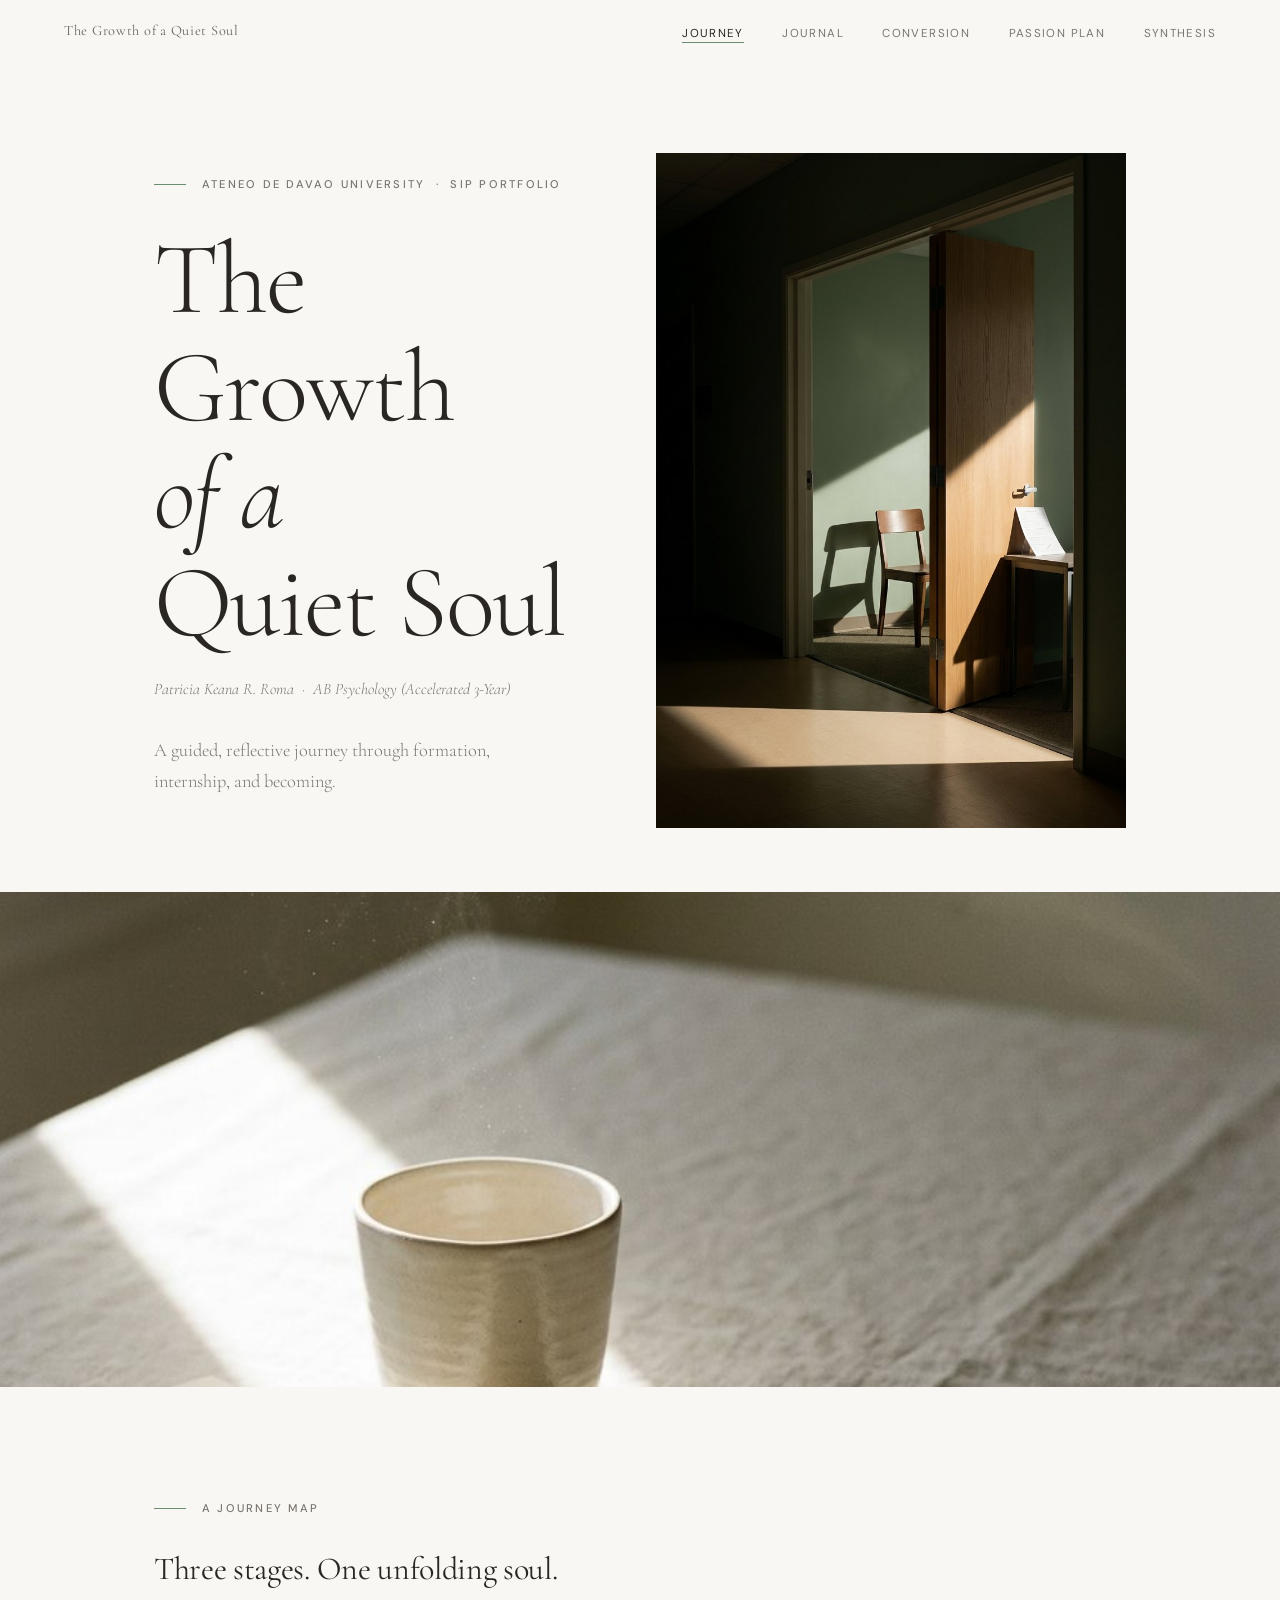
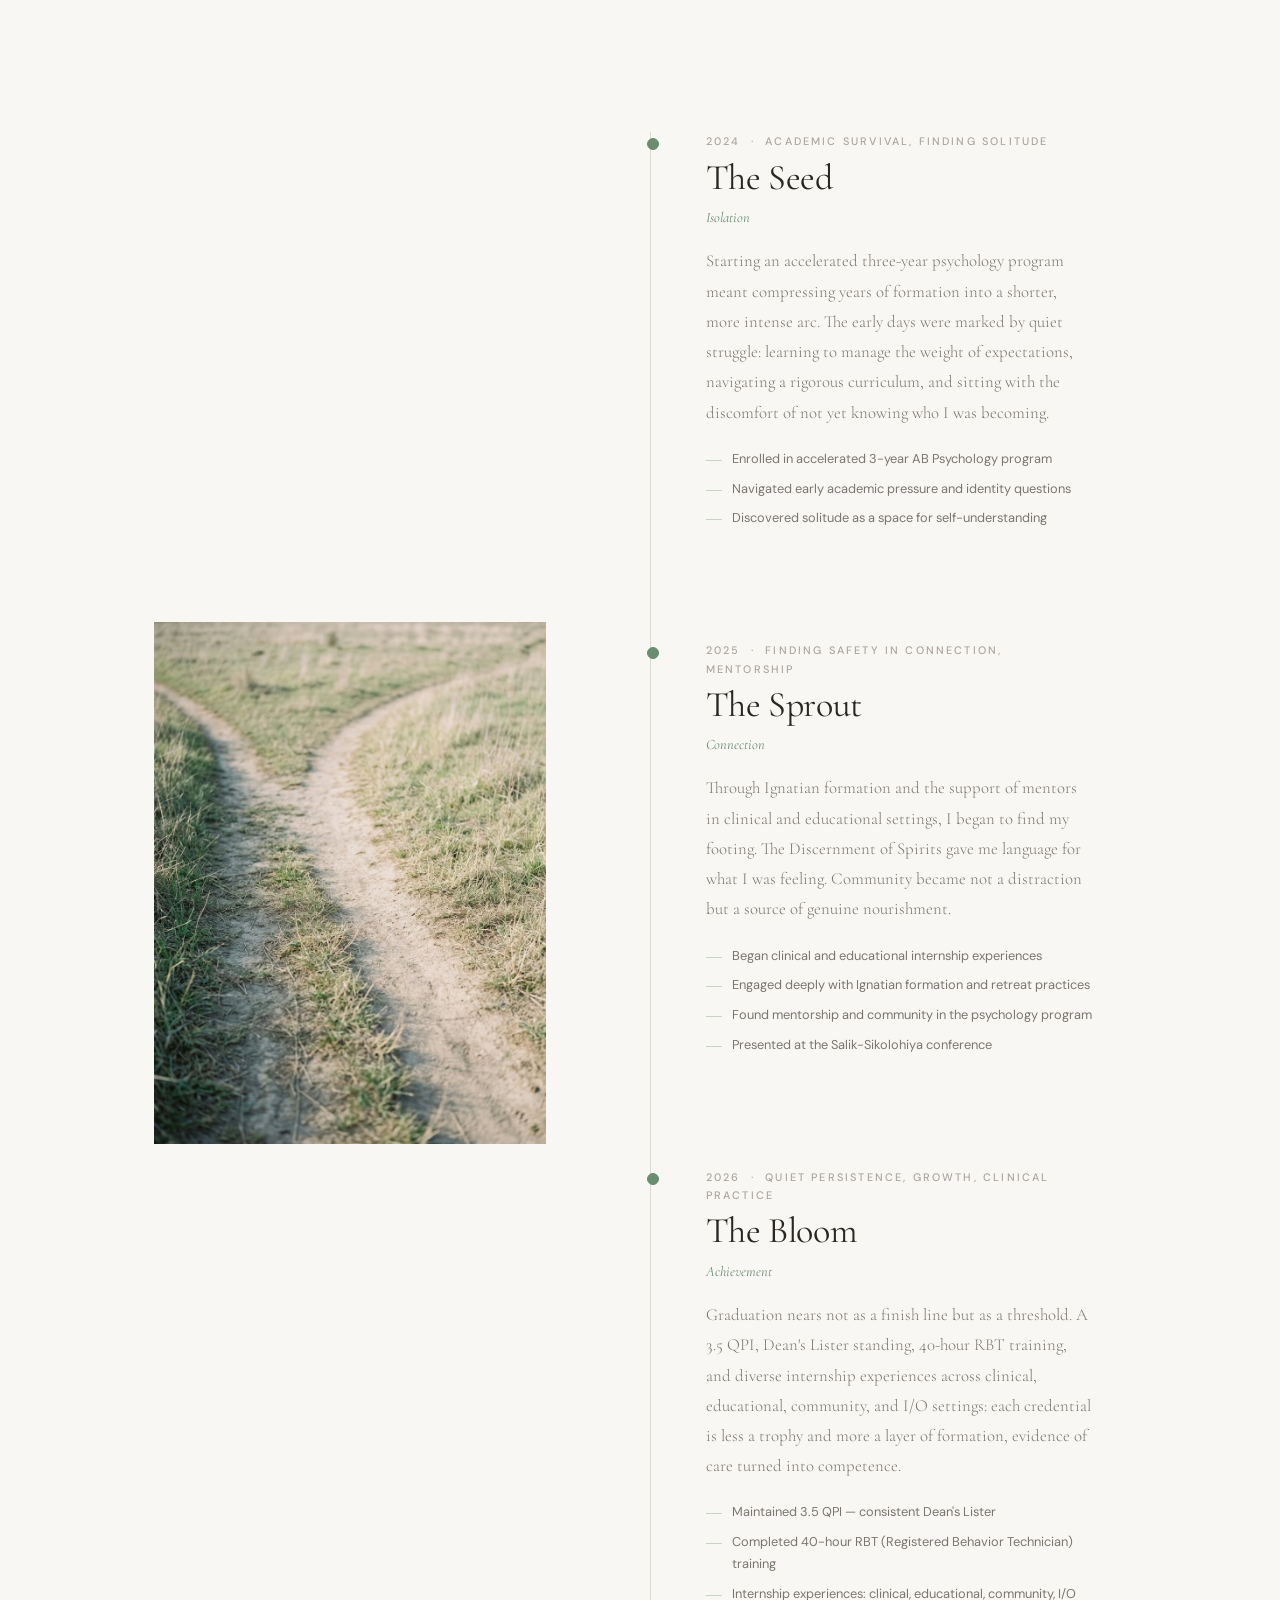
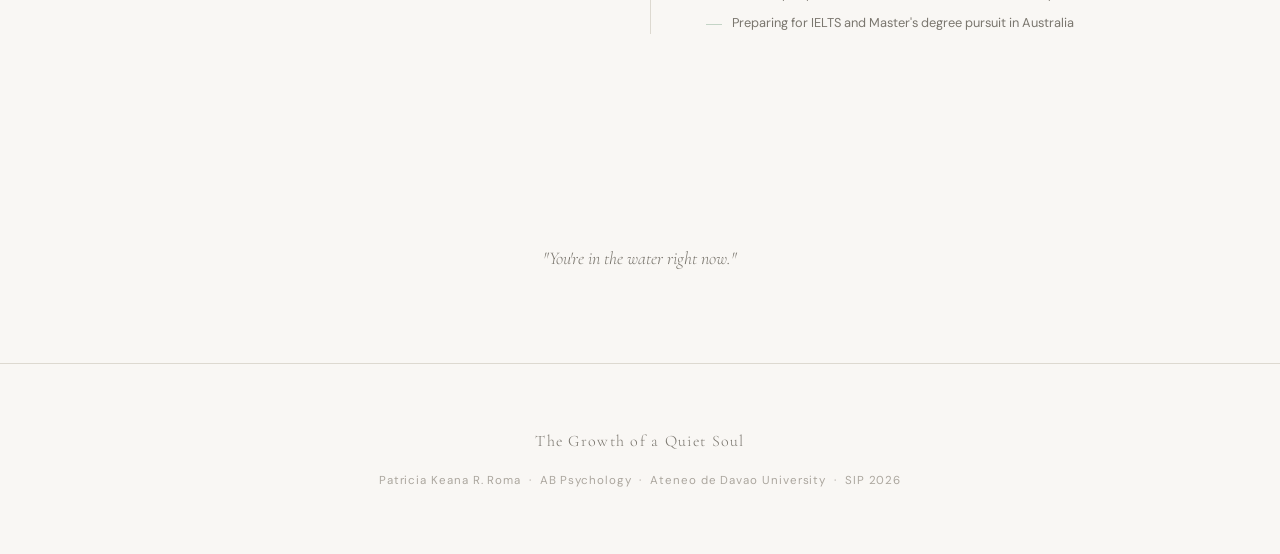
<file: index.html>
<!DOCTYPE html>
<html lang="en">
<head>
  <meta charset="UTF-8" />
  <meta name="viewport" content="width=device-width, initial-scale=1.0" />
  <title>Journey — The Growth of a Quiet Soul</title>
  <link rel="stylesheet" href="assets/styles/main.css" />
</head>
<body>

<div class="page" id="page-journey">

  <!-- Hero -->
  <section class="hero container" id="hero">
    <div class="hero__text">
      <div class="section-label hero__eyebrow reveal">
        <span class="label">Ateneo de Davao University &nbsp;·&nbsp; SIP Portfolio</span>
      </div>
      <h1 class="display-xl hero__name reveal reveal--delay-1">The Growth<br><em>of a</em><br>Quiet Soul</h1>
      <p class="hero__program reveal reveal--delay-2">Patricia Keana R. Roma &nbsp;·&nbsp; AB Psychology (Accelerated 3-Year)</p>
      <p class="hero__tagline reveal reveal--delay-3"></p>
    </div>
    <div class="hero__image-col reveal reveal--delay-2">
      <!-- Rendered by JS -->
    </div>
  </section>

  <!-- Pause image -->
  <div class="nature-pause reveal" id="pause-image-1">
    <!-- Rendered by JS -->
  </div>

  <!-- Journey Map -->
  <section class="section container" id="journey-map">
    <div class="section-label reveal">
      <span class="label">A Journey Map</span>
    </div>
    <h2 class="display-md reveal reveal--delay-1" style="margin-bottom: var(--space-xl); max-width: 30ch;">
      Three stages. One unfolding soul.
    </h2>

    <div class="direction-block reveal reveal--delay-1" id="direction-block">
      <div class="direction-block__image" id="direction-image">
        <!-- Rendered by JS -->
      </div>
      <div class="direction-block__text">
        <div class="timeline" id="timeline">
          <div class="timeline__spine"></div>
          <div class="timeline__stages" id="timeline-stages">
            <!-- Rendered by JS -->
          </div>
        </div>
      </div>
    </div>
  </section>

  <!-- Closing pause -->
  <div class="section--sm container reveal" style="max-width: 520px; text-align: center; margin-inline: auto;">
    <p class="prose" style="font-style: italic; color: var(--color-text-muted);">
      "You're in the water right now."
    </p>
    <div class="divider--short" style="margin-inline: auto; margin-top: 1.5rem;"></div>
  </div>

</div><!-- /page -->

<script type="module">
  import { content }       from './data/content.js';
  import { renderNavbar }  from './scripts/components/navbar.js';
  import { renderFooter }  from './scripts/components/footer.js';
  import { initReveal }    from './scripts/utils/reveal.js';
  import { renderImage }   from './scripts/utils/image.js';

  // Nav
  renderNavbar('index.html');

  // Hero tagline
  document.querySelector('.hero__tagline').textContent = content.meta.tagline;

  // Hero image
  const heroCol = document.querySelector('.hero__image-col');
  heroCol.appendChild(renderImage(content.journey.heroImage));

  // Pause image
  const pauseEl = document.getElementById('pause-image-1');
  pauseEl.appendChild(renderImage(content.journey.pauseImage));

  // Direction image
  const dirImg = document.getElementById('direction-image');
  dirImg.appendChild(renderImage(content.journey.directionImage));

  // Timeline stages
  const stagesContainer = document.getElementById('timeline-stages');
  content.journey.stages.forEach((stage, i) => {
    const el = document.createElement('div');
    el.className = `timeline__stage reveal reveal--delay-${i + 1}`;
    el.id = `stage-${stage.id}`;
    el.innerHTML = `
      <div class="timeline__dot"></div>
      <p class="timeline__year">${stage.year} &nbsp;·&nbsp; ${stage.period}</p>
      <h3 class="timeline__stage-title">${stage.title}</h3>
      <p class="timeline__theme">${stage.theme}</p>
      <p class="timeline__body">${stage.body}</p>
      <div class="timeline__milestones">
        ${stage.milestones.map(m => `<span class="timeline__milestone">${m}</span>`).join('')}
      </div>
    `;
    stagesContainer.appendChild(el);
  });

  // Activate timeline stages on scroll
  const stageEls = document.querySelectorAll('.timeline__stage');
  const stageObserver = new IntersectionObserver(
    (entries) => {
      entries.forEach(entry => {
        if (entry.isIntersecting) {
          entry.target.classList.add('is-active');
        }
      });
    },
    { threshold: 0.35 }
  );
  stageEls.forEach(el => stageObserver.observe(el));

  // Footer
  renderFooter();

  // Scroll reveals
  initReveal();
</script>

</body>
</html>
</file>
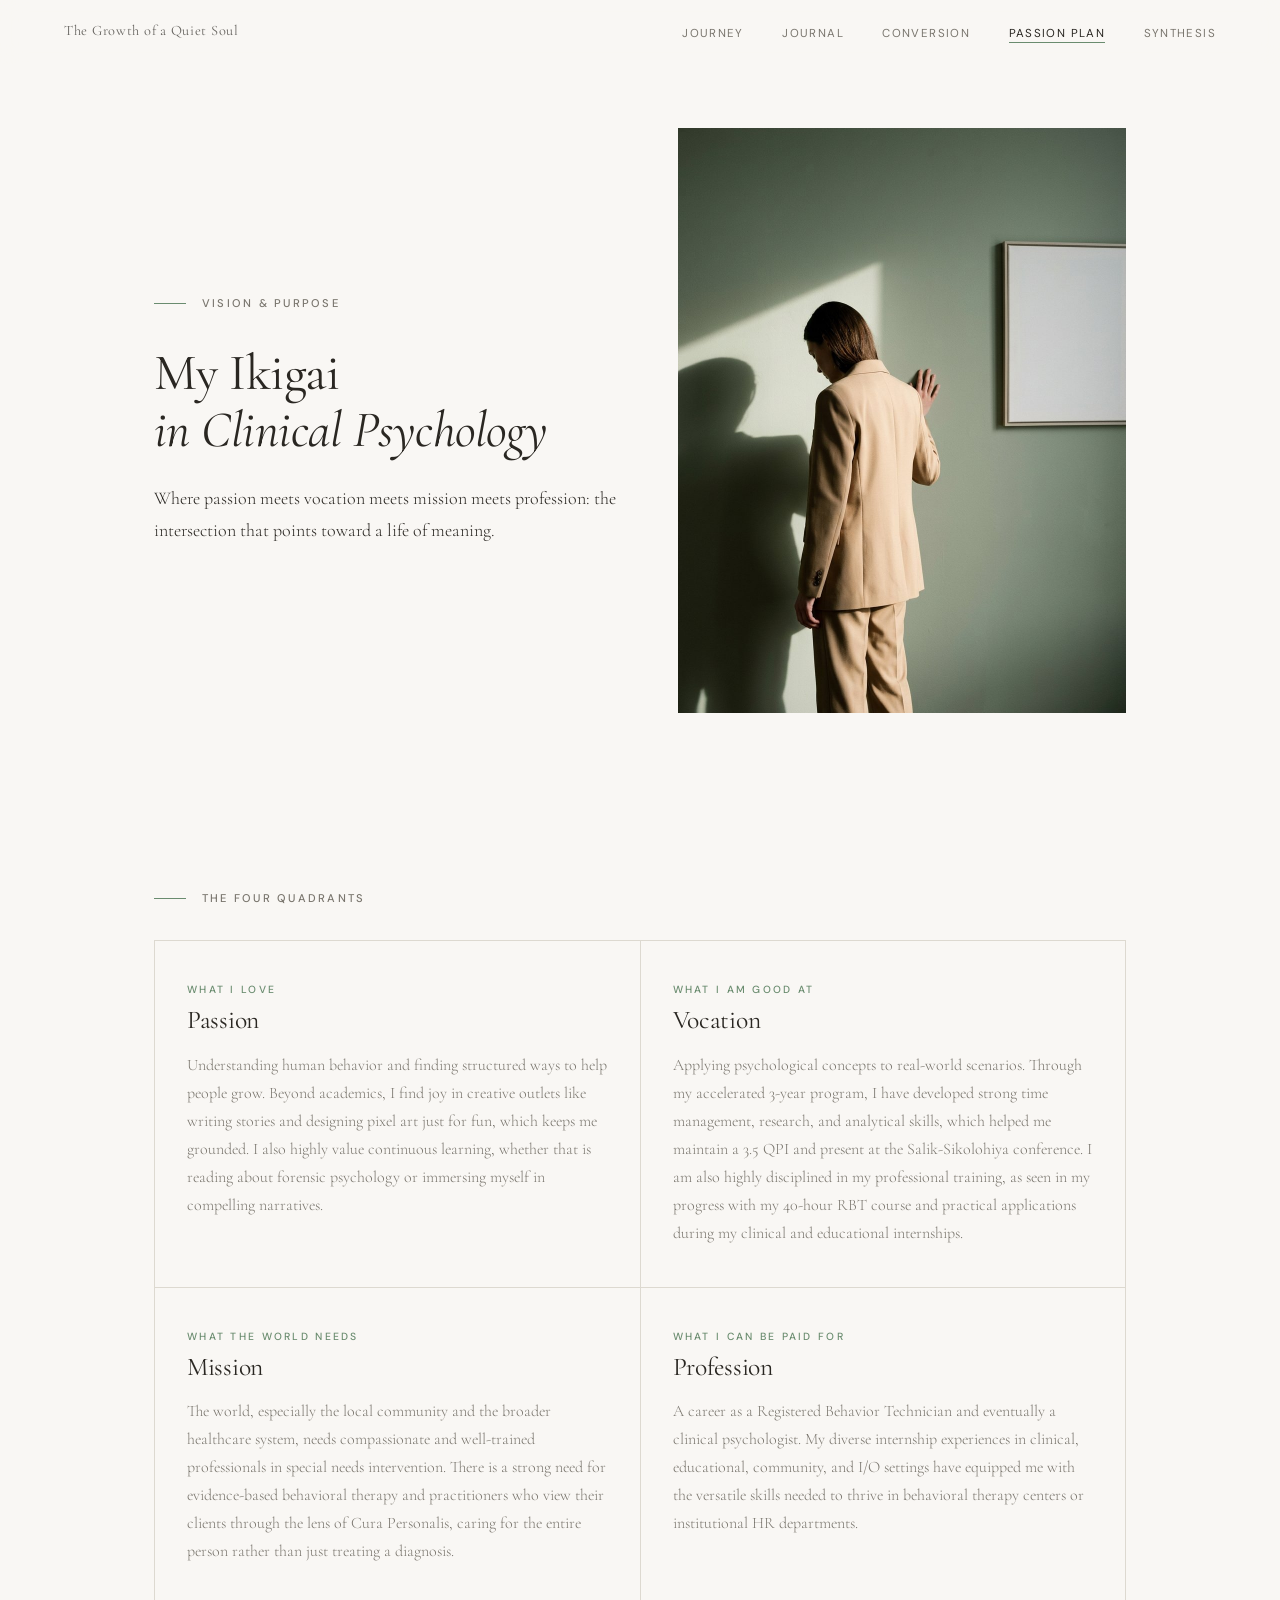
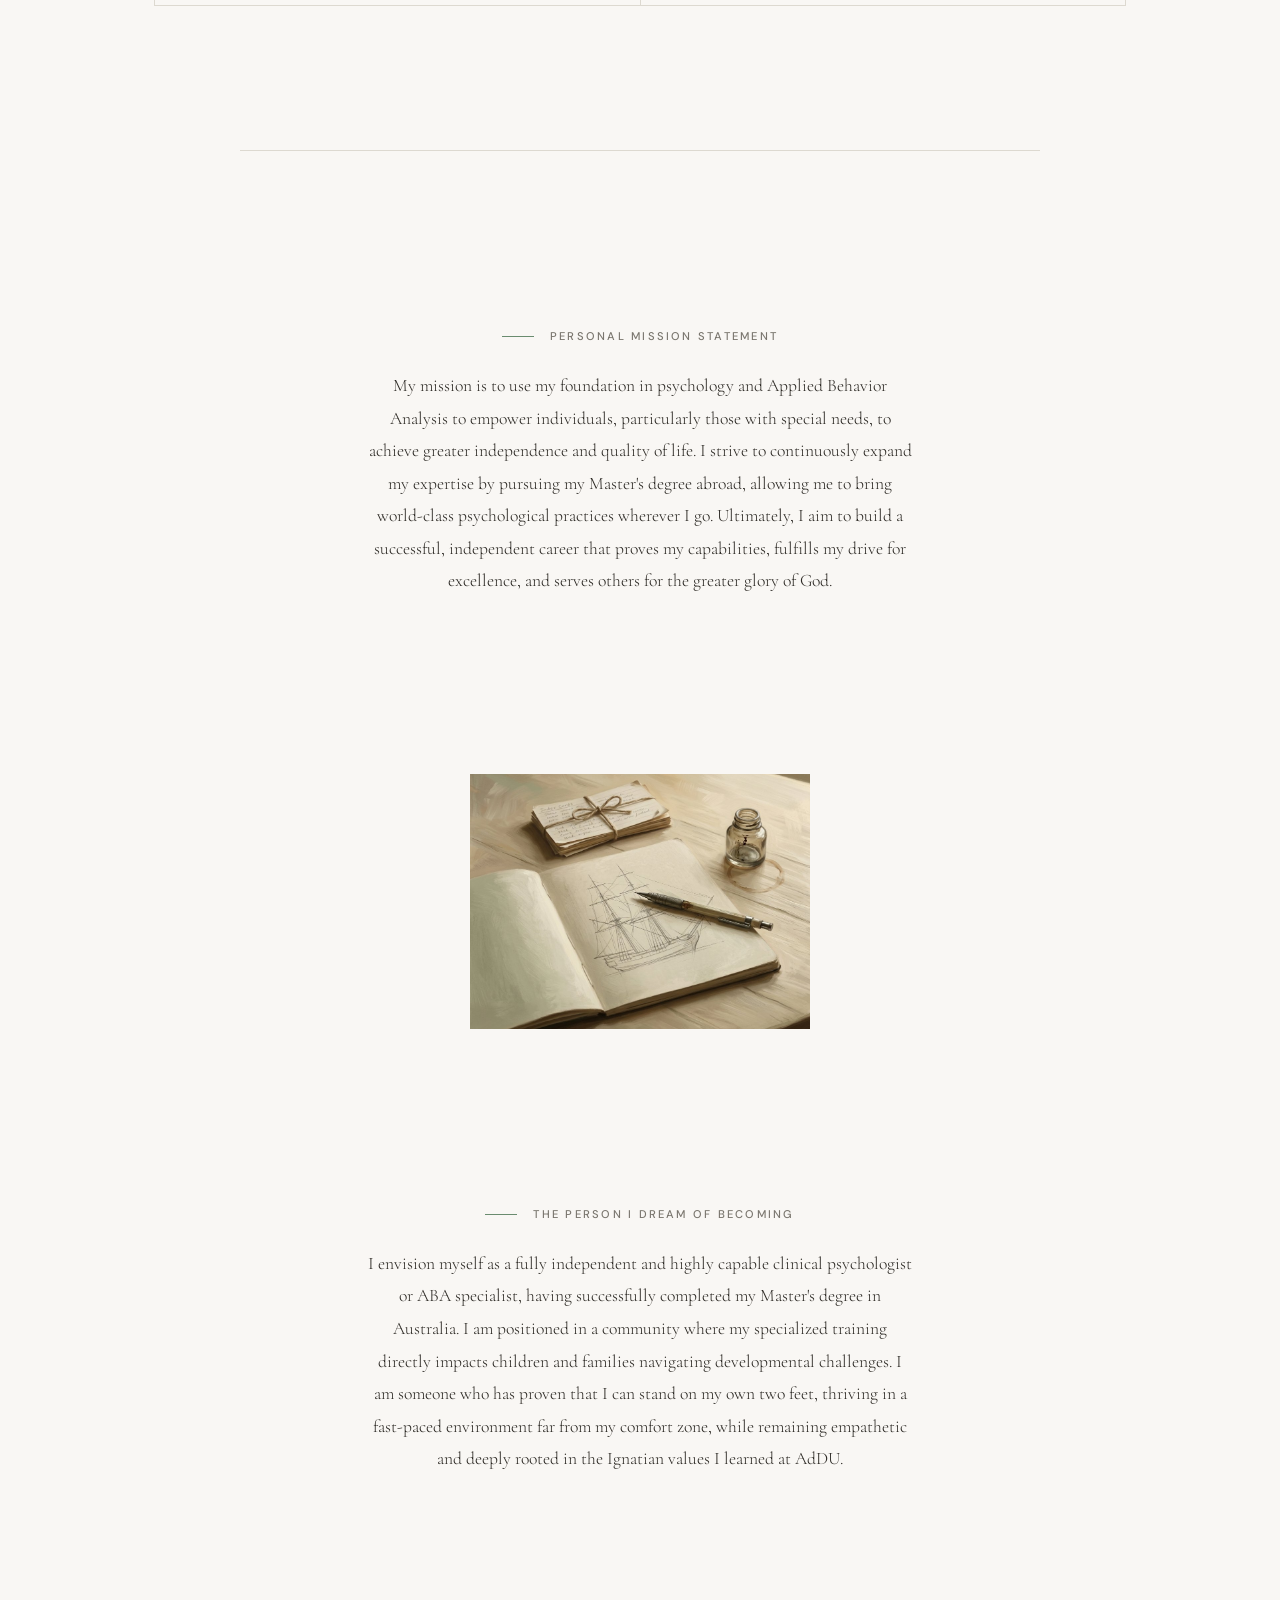
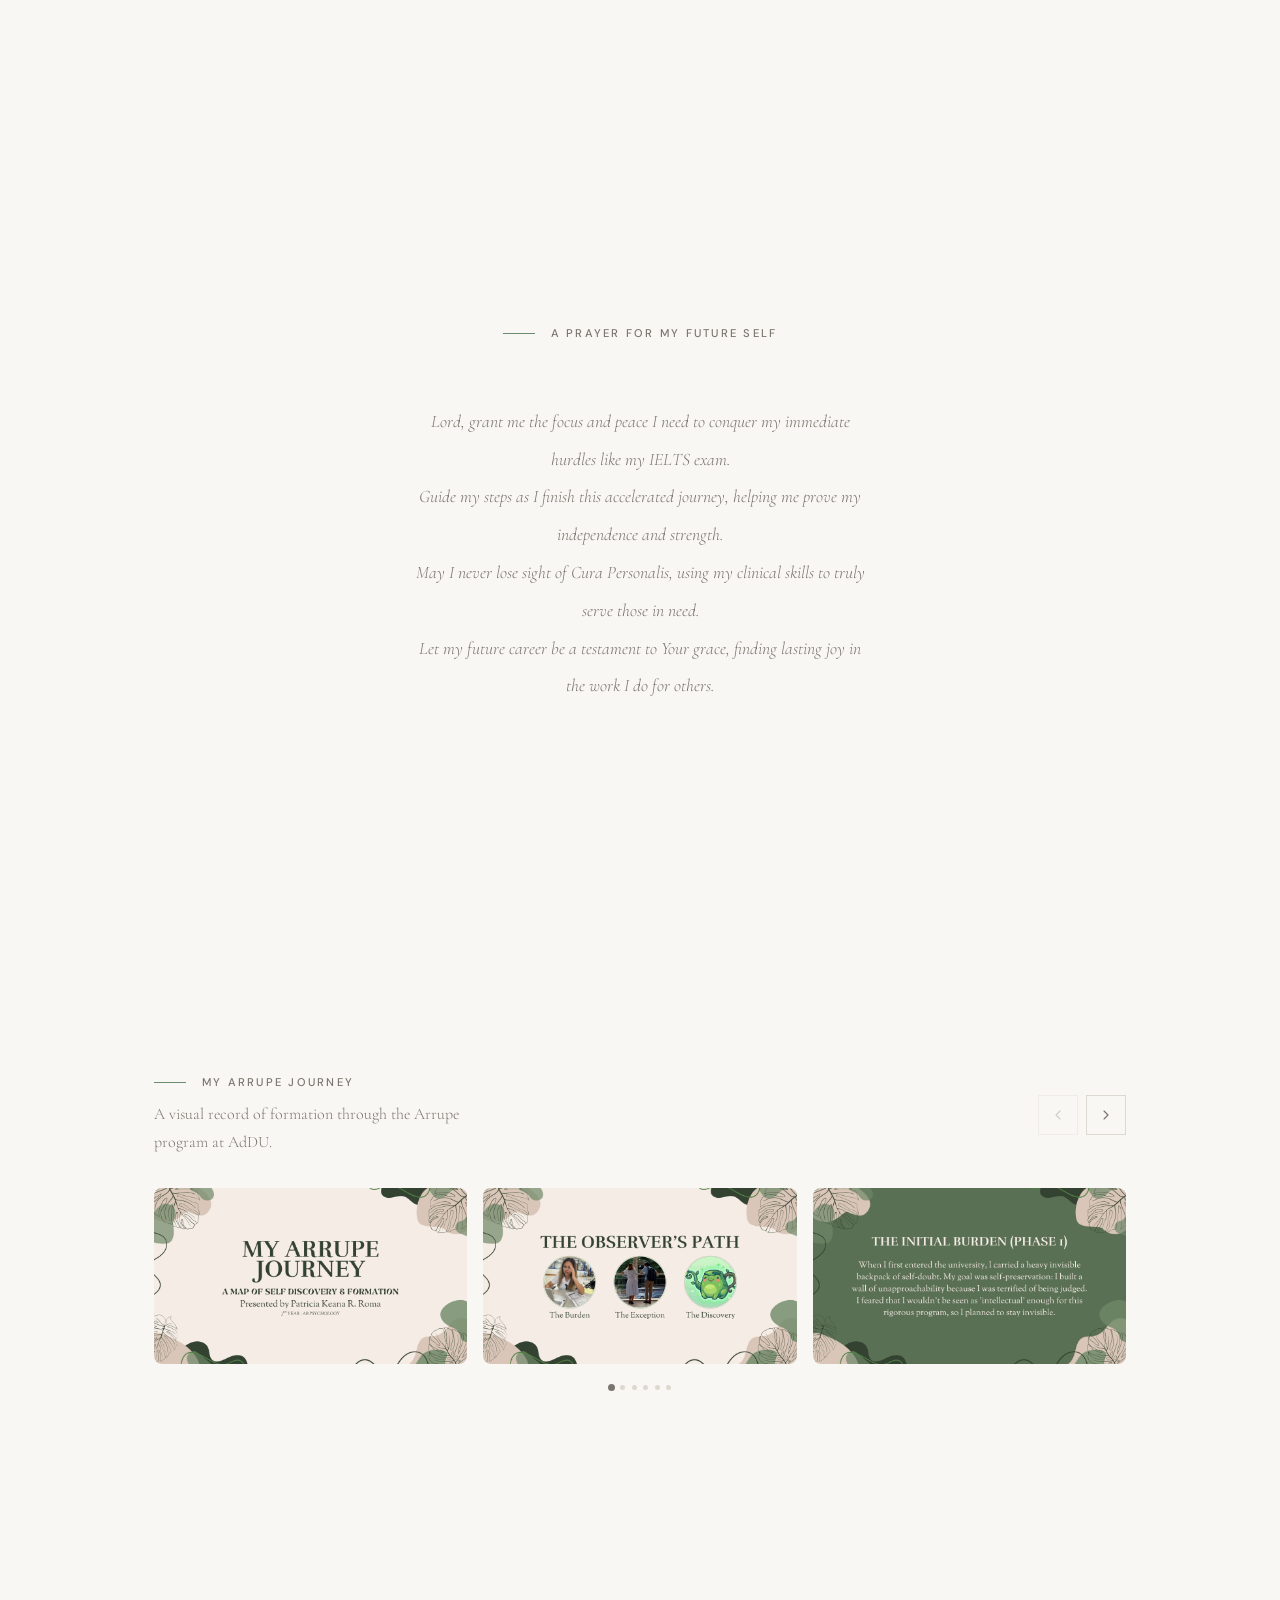
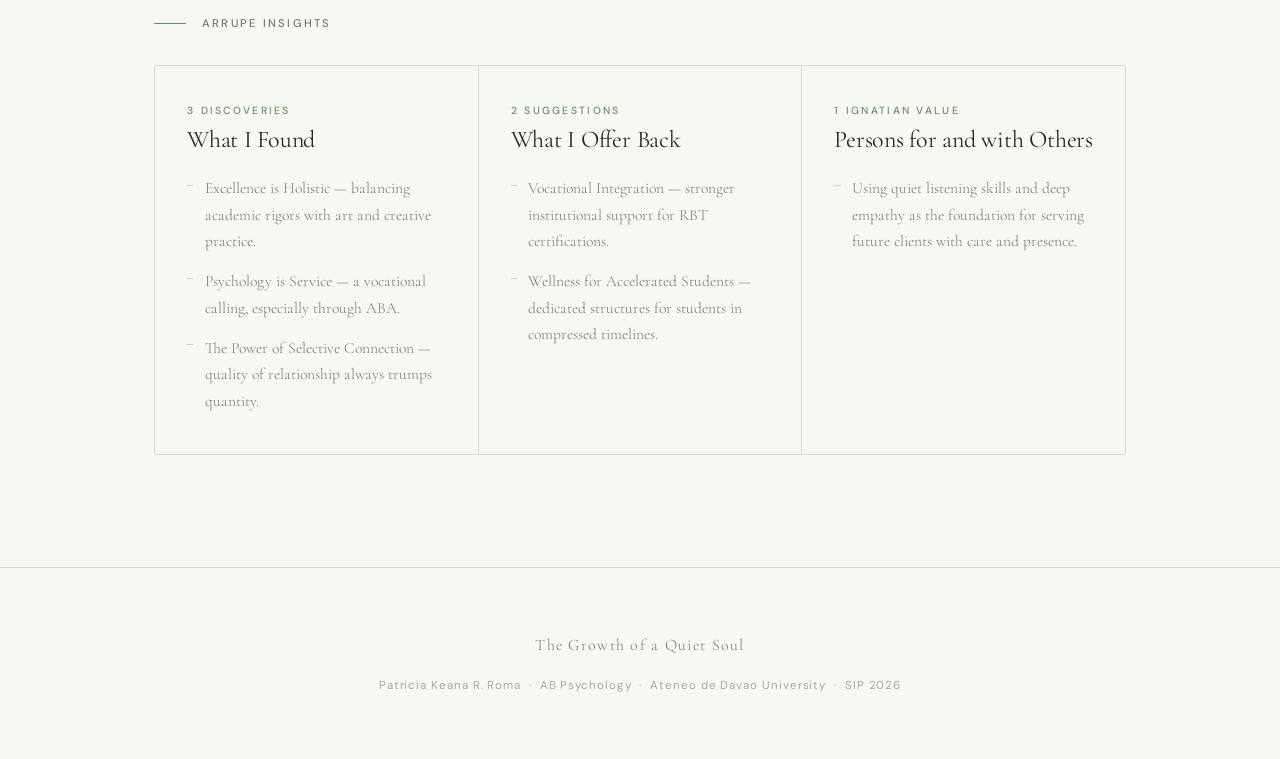
<file: passion-plan.html>
<!DOCTYPE html>
<html lang="en">
<head>
  <meta charset="UTF-8" />
  <meta name="viewport" content="width=device-width, initial-scale=1.0" />
  <title>Passion Plan — The Growth of a Quiet Soul</title>
  <link rel="stylesheet" href="assets/styles/main.css" />
  <style>
    /* ── Arrupe Journey Carousel ────────────────────────── */
    .carousel-section {
      padding-block: var(--space-xl);
    }

    .carousel-section__header {
      display: flex;
      align-items: center;
      justify-content: space-between;
      margin-bottom: var(--space-md);
      gap: 1rem;
    }

    .carousel-arrows {
      display: flex;
      gap: 0.5rem;
      flex-shrink: 0;
    }

    .carousel-arrow {
      display: flex;
      align-items: center;
      justify-content: center;
      width: 2.5rem;
      height: 2.5rem;
      border: 1px solid var(--color-border);
      background: var(--color-bg);
      color: var(--color-text-muted);
      transition: color 150ms ease, border-color 150ms ease, background 150ms ease;
    }

    .carousel-arrow:hover {
      color: var(--color-text);
      border-color: var(--color-text-muted);
      background: var(--color-surface);
    }

    .carousel-arrow:disabled {
      opacity: 0.3;
      cursor: not-allowed;
    }

    .carousel-arrow svg {
      width: 1rem;
      height: 1rem;
      display: block;
      fill: none;
      stroke: currentColor;
      stroke-width: 1.75;
      stroke-linecap: round;
      stroke-linejoin: round;
    }

    .carousel-track-outer {
      overflow: hidden;
      width: 100%;
    }

    .carousel-track {
      display: flex;
      gap: 1rem;
      transition: transform 420ms cubic-bezier(0.22, 1, 0.36, 1);
      will-change: transform;
      align-items: flex-start !important; /* Stops the boxes from stretching vertically */
    }

    .carousel-slide {
      flex: 0 0 calc(33.333% - 0.67rem);
      background: transparent !important; /* Removes the grey background */
      overflow: hidden;
    }

    .carousel-slide img {
      width: 100%;
      height: auto !important;
      aspect-ratio: 16 / 9; /* Forces the perfect presentation rectangle */
      object-fit: cover !important;
      display: block;
      border-radius: 8px;
    }

    .carousel-slide .img-placeholder {
      width: 100%;
      height: 100%;
      aspect-ratio: unset;
    }

    .carousel-dots {
      display: flex;
      justify-content: center;
      gap: 0.4rem;
      margin-top: 1.25rem;
    }

    .carousel-dot {
      width: 5px;
      height: 5px;
      border-radius: 50%;
      background: var(--color-border);
      transition: background 200ms ease, transform 200ms ease;
      cursor: pointer;
    }

    .carousel-dot.is-active {
      background: var(--color-text-muted);
      transform: scale(1.4);
    }

    /* ── Arrupe Insights Cards ──────────────────────────── */
    .insights-grid {
      display: grid;
      grid-template-columns: repeat(3, 1fr);
      gap: 1px;
      background: var(--color-border);
      border: 1px solid var(--color-border);
    }

    .insight-card {
      background: var(--color-bg);
      padding: 2.25rem 2rem 2.5rem;
      transition: background 200ms ease;
    }

    .insight-card:hover {
      background: var(--color-bg-alt);
    }

    .insight-card__label {
      font-family: var(--font-sans);
      font-size: 0.65rem;
      font-weight: 500;
      letter-spacing: 0.22em;
      text-transform: uppercase;
      color: var(--color-accent);
      margin-bottom: 0.45rem;
    }

    .insight-card__title {
      font-family: var(--font-serif);
      font-size: 1.5rem;
      font-weight: 400;
      line-height: 1.2;
      margin-bottom: 1.25rem;
    }

    .insight-card__points {
      display: flex;
      flex-direction: column;
      gap: 0.85rem;
    }

    .insight-card__point {
      font-family: var(--font-serif);
      font-size: 0.975rem;
      font-weight: 300;
      line-height: 1.7;
      color: var(--color-text-muted);
      padding-left: 1.1rem;
      position: relative;
    }

    .insight-card__point::before {
      content: '';
      position: absolute;
      left: 0;
      top: 0.6em;
      width: 0.4rem;
      height: 1px;
      background: var(--color-accent-soft);
    }

    @media (max-width: 768px) {
      .carousel-slide {
        flex: 0 0 calc(80% - 0.5rem);
      }

      .insights-grid {
        grid-template-columns: 1fr;
      }
    }
  </style>
</head>
<body>

<div class="page" id="page-vision">

  <!-- Vision Hero -->
  <section class="vision-hero container" id="vision-hero">
    <div class="vision-hero__text">
      <div class="section-label reveal">
        <span class="label">Vision &amp; Purpose</span>
      </div>
      <h1 class="display-lg reveal reveal--delay-1" style="margin-bottom: 1.5rem;">
        My Ikigai<br><em>in Clinical Psychology</em>
      </h1>
      <p class="prose reveal reveal--delay-2">
        Where passion meets vocation meets mission meets profession: the intersection that points toward a life of meaning.
      </p>
    </div>
    <div class="vision-hero__image reveal reveal--delay-1" id="vision-hero-image">
      <!-- Rendered by JS -->
    </div>
  </section>

  <!-- Ikigai Grid -->
  <section class="section container" id="ikigai-section">
    <div class="section-label reveal">
      <span class="label">The Four Quadrants</span>
    </div>
    <div class="ikigai-grid reveal reveal--delay-1" id="ikigai-grid">
      <!-- Rendered by JS -->
    </div>
  </section>

  <!-- Mission Statement -->
  <section class="section" id="mission-section" style="padding-top: 2rem;">
    <hr style="border: none; border-top: 1px solid var(--color-border); max-width: 800px; margin: 0 auto 4rem auto;">
    
    <div class="mission-block reveal">
      <div class="section-label" style="justify-content: center; margin-bottom: 1.5rem;">
        <span class="label">Personal Mission Statement</span>
      </div>
      <p class="mission-block__quote" id="mission-statement"></p>
    </div>

    <!-- Grounding still life -->
    <div class="reveal" style="max-width: 340px; margin: var(--space-lg) auto;" id="grounding-image">
      <!-- Rendered by JS -->
    </div>

    <div class="mission-block reveal" style="margin-top: 0;">
      <div class="section-label" style="justify-content: center; margin-bottom: 1.5rem;">
        <span class="label">The Person I Dream of Becoming</span>
      </div>
      <p class="mission-block__quote" id="vision-statement"></p>
    </div>
  </section>

  <!-- ── Prayer for My Future Self ── -->
  <section class="section" id="prayer-section">
    <div class="prayer-block reveal" id="prayer-block" style="
      max-width: 560px;
      margin-inline: auto;
      padding-inline: clamp(1.5rem, 5vw, 3rem);
      text-align: center;
      border: none !important;
    ">
      <!-- Rendered by JS -->
    </div>
  </section>

  <!-- ── Task 2: My Arrupe Journey Carousel ── -->
  <section class="carousel-section container" id="arrupe-carousel-section">
    <div class="carousel-section__header reveal">
      <div>
        <div class="section-label" style="margin-bottom: 0.5rem;">
          <span class="label" id="arrupe-label"></span>
        </div>
        <p class="prose-sm" style="color: var(--color-text-muted); max-width: 42ch;">
          A visual record of formation through the Arrupe program at AdDU.
        </p>
      </div>
      <div class="carousel-arrows">
        <button class="carousel-arrow" id="carousel-prev" aria-label="Previous slides" disabled>
          <svg viewBox="0 0 24 24"><polyline points="15 18 9 12 15 6"></polyline></svg>
        </button>
        <button class="carousel-arrow" id="carousel-next" aria-label="Next slides">
          <svg viewBox="0 0 24 24"><polyline points="9 18 15 12 9 6"></polyline></svg>
        </button>
      </div>
    </div>

    <div class="carousel-track-outer reveal reveal--delay-1">
      <div class="carousel-track" id="carousel-track">
        <!-- Rendered by JS -->
      </div>
    </div>

    <div class="carousel-dots" id="carousel-dots">
      <!-- Rendered by JS -->
    </div>
  </section>

  <!-- ── Task 3: Arrupe Insights Cards ── -->
  <section class="section container" id="arrupe-insights-section">
    <div class="section-label reveal">
      <span class="label" id="insights-label"></span>
    </div>
    <div class="insights-grid reveal reveal--delay-1" id="insights-grid">
      <!-- Rendered by JS -->
    </div>
  </section>

</div><!-- /page -->

<script type="module">
  import { content }       from './data/content.js';
  import { renderNavbar }  from './scripts/components/navbar.js';
  import { renderFooter }  from './scripts/components/footer.js';
  import { initReveal }    from './scripts/utils/reveal.js';
  import { renderImage }   from './scripts/utils/image.js';

  renderNavbar('passion-plan.html');

  // Hero image
  const heroImgEl = document.getElementById('vision-hero-image');
  heroImgEl.appendChild(renderImage(content.vision.heroImage));

  // Ikigai grid
  const grid = document.getElementById('ikigai-grid');
  content.vision.ikigai.forEach(cell => {
    const div = document.createElement('div');
    div.className = 'ikigai-cell';
    div.innerHTML = `
      <p class="ikigai-cell__label">${cell.label}</p>
      <h3 class="ikigai-cell__title">${cell.title}</h3>
      <p class="ikigai-cell__body">${cell.body}</p>
    `;
    grid.appendChild(div);
  });

  // Mission + Vision
  document.getElementById('mission-statement').textContent = content.vision.missionStatement;
  document.getElementById('vision-statement').textContent  = content.vision.vision;

  // Grounding image
  const groundEl = document.getElementById('grounding-image');
  const groundImg = renderImage(content.vision.groundingImage);
  groundImg.style.cssText = 'width:100%; aspect-ratio: 4/3; object-fit: cover;';
  groundEl.appendChild(groundImg);

  // ── Prayer for My Future Self ────────────────────────────
  const prayerEl = document.getElementById('prayer-block');
  if (content.vision.prayer) {
    prayerEl.innerHTML = `
      <div class="section-label" style="justify-content:center; margin-bottom:1.75rem;">
        <span class="label">${content.vision.prayer.label}</span>
      </div>
      <div style="
        font-family: var(--font-serif);
        font-size: 1.1rem;
        font-weight: 300;
        font-style: italic;
        line-height: 2.15;
        color: var(--color-text-muted);
        padding-block: var(--space-md);
      ">
        ${content.vision.prayer.lines.map(l => `<p>${l}</p>`).join('')}
      </div>
    `;
  }

  // ── Task 2: Arrupe Journey Carousel ─────────────────────
  const { arrupeJourney, arrupeInsights } = content.vision;

  document.getElementById('arrupe-label').textContent = arrupeJourney.label;

  const trackEl  = document.getElementById('carousel-track');
  const dotsEl   = document.getElementById('carousel-dots');
  const prevBtn  = document.getElementById('carousel-prev');
  const nextBtn  = document.getElementById('carousel-next');

  const slides       = arrupeJourney.slides;
  const visibleCount = window.innerWidth <= 768 ? 1 : 3;
  let   currentIndex = 0;

  // Build slides
  slides.forEach((slide, i) => {
    const el = document.createElement('div');
    el.className = 'carousel-slide';

    if (slide.src) {
      const img = document.createElement('img');
      img.src     = slide.src;
      img.alt     = slide.alt || `Slide ${i + 1}`;
      img.loading = 'lazy';
      el.appendChild(img);
    } else {
      const ph = document.createElement('div');
      ph.className = 'img-placeholder';
      ph.setAttribute('data-slot', `arrupe-slide-${i + 1}`);
      el.appendChild(ph);
    }

    trackEl.appendChild(el);
  });

  // Build dots (one per visible group)
  const totalGroups = Math.ceil(slides.length / visibleCount);
  for (let i = 0; i < totalGroups; i++) {
    const dot = document.createElement('button');
    dot.className = `carousel-dot${i === 0 ? ' is-active' : ''}`;
    dot.setAttribute('aria-label', `Go to group ${i + 1}`);
    dot.addEventListener('click', () => goTo(i * visibleCount));
    dotsEl.appendChild(dot);
  }

  function goTo(index) {
    const slideEls  = trackEl.querySelectorAll('.carousel-slide');
    const slideW    = slideEls[0] ? slideEls[0].offsetWidth + 16 : 0; // 16 = gap (1rem)
    const maxIndex  = Math.max(0, slides.length - visibleCount);
    currentIndex    = Math.max(0, Math.min(index, maxIndex));

    trackEl.style.transform = `translateX(-${currentIndex * slideW}px)`;

    prevBtn.disabled = currentIndex === 0;
    nextBtn.disabled = currentIndex >= maxIndex;

    // Update dots
    const dotEls    = dotsEl.querySelectorAll('.carousel-dot');
    const dotIndex  = Math.floor(currentIndex / visibleCount);
    dotEls.forEach((d, i) => d.classList.toggle('is-active', i === dotIndex));
  }

  prevBtn.addEventListener('click', () => goTo(currentIndex - visibleCount));
  nextBtn.addEventListener('click', () => goTo(currentIndex + visibleCount));

  // Recalculate on resize
  window.addEventListener('resize', () => goTo(currentIndex), { passive: true });

  // ── Task 3: Arrupe Insights Cards ───────────────────────
  document.getElementById('insights-label').textContent = arrupeInsights.label;

  const insightsGrid = document.getElementById('insights-grid');
  arrupeInsights.cards.forEach(card => {
    const div = document.createElement('div');
    div.className = 'insight-card';
    div.innerHTML = `
      <p class="insight-card__label">${card.label}</p>
      <h3 class="insight-card__title">${card.title}</h3>
      <div class="insight-card__points">
        ${card.points.map(pt => `<p class="insight-card__point">${pt}</p>`).join('')}
      </div>
    `;
    insightsGrid.appendChild(div);
  });

  renderFooter();
  initReveal();
</script>

</body>
</html>
</file>
<file: assets/styles/main.css>
/* =========================================
   THE GROWTH OF A QUIET SOUL
   Global CSS System
   ========================================= */

/* --- Google Fonts Import --- */
@import url('https://fonts.googleapis.com/css2?family=Cormorant+Garamond:ital,wght@0,300;0,400;0,500;0,600;1,300;1,400;1,500&family=DM+Sans:wght@300;400;500&display=swap');

/* --- CSS Variables --- */
:root {
  /* Colors */
  --color-bg:          #F9F7F4;
  --color-bg-alt:      #F2EFE9;
  --color-surface:     #EDEAE4;
  --color-border:      #DDD9D0;
  --color-text:        #2A2722;
  --color-text-muted:  #7A766E;
  --color-text-light:  #ABA69E;
  --color-accent:      #6A8C6F;
  --color-accent-soft: #C4D4C6;
  --color-warm:        #B5A898;
  --color-overlay:     rgba(42, 39, 34, 0.55);

  /* Typography */
  --font-serif:  'Cormorant Garamond', Georgia, serif;
  --font-sans:   'DM Sans', system-ui, sans-serif;

  /* Spacing */
  --space-xs:  0.5rem;
  --space-sm:  1rem;
  --space-md:  2rem;
  --space-lg:  4rem;
  --space-xl:  7rem;
  --space-2xl: 11rem;

  /* Layout */
  --max-prose:  64ch;
  --max-wide:   1100px;
  --nav-h:      4rem;

  /* Motion */
  --ease-out:   cubic-bezier(0.22, 1, 0.36, 1);
  --dur-fast:   200ms;
  --dur-mid:    320ms;
  --dur-slow:   400ms;
}

/* --- Reset --- */
*, *::before, *::after {
  box-sizing: border-box;
  margin: 0;
  padding: 0;
}

html {
  scroll-behavior: smooth;
  -webkit-font-smoothing: antialiased;
}

body {
  background-color: var(--color-bg);
  color: var(--color-text);
  font-family: var(--font-sans);
  font-size: 1rem;
  line-height: 1.7;
  min-height: 100vh;
}

img {
  display: block;
  max-width: 100%;
  height: auto;
  object-fit: cover;
}

a {
  color: inherit;
  text-decoration: none;
}

button {
  cursor: pointer;
  background: none;
  border: none;
  font-family: inherit;
}

/* --- Typography Scale --- */
.serif { font-family: var(--font-serif); }
.sans  { font-family: var(--font-sans); }

h1, h2, h3, h4, .display {
  font-family: var(--font-serif);
  font-weight: 400;
  line-height: 1.15;
  letter-spacing: -0.01em;
}

.display-xl {
  font-family: var(--font-serif);
  font-size: clamp(3rem, 8vw, 6.5rem);
  font-weight: 300;
  line-height: 1.05;
  letter-spacing: -0.02em;
}

.display-lg {
  font-family: var(--font-serif);
  font-size: clamp(2rem, 4vw, 3.5rem);
  font-weight: 400;
  line-height: 1.1;
}

.display-md {
  font-family: var(--font-serif);
  font-size: clamp(1.5rem, 2.5vw, 2.25rem);
  font-weight: 400;
  line-height: 1.2;
}

.label {
  font-family: var(--font-sans);
  font-size: 0.7rem;
  font-weight: 500;
  letter-spacing: 0.2em;
  text-transform: uppercase;
  color: var(--color-text-muted);
}

.prose {
  font-family: var(--font-serif);
  font-size: 1.125rem;
  font-weight: 300;
  line-height: 1.8;
  max-width: var(--max-prose);
}

.prose-sm {
  font-family: var(--font-serif);
  font-size: 1rem;
  font-weight: 300;
  line-height: 1.75;
  max-width: var(--max-prose);
}

/* --- Layout Utilities --- */
.container {
  width: 100%;
  max-width: var(--max-wide);
  margin-inline: auto;
  padding-inline: clamp(1.5rem, 5vw, 4rem);
}

.container--narrow {
  width: 100%;
  max-width: 680px;
  margin-inline: auto;
  padding-inline: clamp(1.5rem, 5vw, 3rem);
}

/* --- Global Navigation --- */
.nav {
  position: fixed;
  top: 0;
  left: 0;
  right: 0;
  z-index: 100;
  height: var(--nav-h);
  display: flex;
  align-items: center;
  justify-content: space-between;
  padding-inline: clamp(1.5rem, 5vw, 4rem);
  background: rgba(249, 247, 244, 0.92);
  backdrop-filter: blur(12px);
  border-bottom: 1px solid transparent;
  transition: border-color var(--dur-mid) var(--ease-out);
}

.nav.scrolled {
  border-bottom-color: var(--color-border);
}

.nav__wordmark {
  font-family: var(--font-serif);
  font-size: 0.9rem;
  font-weight: 400;
  letter-spacing: 0.05em;
  color: var(--color-text);
  opacity: 0.7;
}

.nav__links {
  display: flex;
  gap: clamp(1.5rem, 3vw, 2.5rem);
  list-style: none;
}

.nav__links a {
  font-family: var(--font-sans);
  font-size: 0.72rem;
  font-weight: 400;
  letter-spacing: 0.12em;
  text-transform: uppercase;
  color: var(--color-text-muted);
  transition: color var(--dur-fast) var(--ease-out);
  position: relative;
}

.nav__links a::after {
  content: '';
  position: absolute;
  bottom: -2px;
  left: 0;
  right: 0;
  height: 1px;
  background: var(--color-accent);
  transform: scaleX(0);
  transition: transform var(--dur-mid) var(--ease-out);
}

.nav__links a:hover,
.nav__links a.active {
  color: var(--color-text);
}

.nav__links a.active::after,
.nav__links a:hover::after {
  transform: scaleX(1);
}

/* --- Page Wrapper --- */
.page {
  padding-top: var(--nav-h);
}

/* --- Section Spacing --- */
.section {
  padding-block: var(--space-xl);
}

.section--lg {
  padding-block: var(--space-2xl);
}

.section--sm {
  padding-block: var(--space-lg);
}

/* --- Section Labels --- */
.section-label {
  display: flex;
  align-items: center;
  gap: 1rem;
  margin-bottom: var(--space-md);
}

.section-label::before {
  content: '';
  display: block;
  width: 2rem;
  height: 1px;
  background: var(--color-accent);
}

/* --- Divider --- */
.divider {
  width: 100%;
  height: 1px;
  background: var(--color-border);
  margin-block: var(--space-lg);
}

.divider--short {
  width: 4rem;
  background: var(--color-accent);
}

/* --- Image Placeholders --- */
.img-placeholder {
  background-color: var(--color-surface);
  display: flex;
  align-items: center;
  justify-content: center;
  width: 100%;
}

.img-placeholder::after {
  content: attr(data-slot);
  font-family: var(--font-sans);
  font-size: 0.65rem;
  letter-spacing: 0.1em;
  text-transform: uppercase;
  color: var(--color-text-light);
}

/* --- Scroll Reveal --- */
.reveal {
  opacity: 0;
  transform: translateY(18px);
  transition:
    opacity var(--dur-slow) var(--ease-out),
    transform var(--dur-slow) var(--ease-out);
}

.reveal.is-visible {
  opacity: 1;
  transform: translateY(0);
}

.reveal--delay-1 { transition-delay: 80ms; }
.reveal--delay-2 { transition-delay: 160ms; }
.reveal--delay-3 { transition-delay: 240ms; }
.reveal--delay-4 { transition-delay: 320ms; }

/* --- Modal --- */
.modal-overlay {
  position: fixed;
  inset: 0;
  background: var(--color-overlay);
  z-index: 200;
  opacity: 0;
  pointer-events: none;
  transition: opacity var(--dur-slow) var(--ease-out);
}

.modal-overlay.is-open {
  opacity: 1;
  pointer-events: all;
}

.modal {
  position: fixed;
  top: 50%;
  left: 50%;
  transform: translate(-50%, -50%) scale(0.98);
  width: min(680px, calc(100vw - 3rem));
  max-height: calc(100vh - 6rem);
  background: var(--color-bg);
  z-index: 201;
  overflow-y: auto;
  opacity: 0;
  pointer-events: none;
  transition:
    opacity var(--dur-slow) var(--ease-out),
    transform var(--dur-slow) var(--ease-out);
}

.modal.is-open {
  opacity: 1;
  pointer-events: all;
  transform: translate(-50%, -50%) scale(1);
}

.modal__inner {
  padding: clamp(2rem, 5vw, 3.5rem);
}

.modal__close {
  position: sticky;
  top: 1.25rem;
  float: right;
  width: 2.25rem;
  height: 2.25rem;
  display: flex;
  align-items: center;
  justify-content: center;
  color: var(--color-text-muted);
  font-size: 1.25rem;
  font-weight: 300;
  background: var(--color-surface);
  border-radius: 50%;
  transition: color var(--dur-fast);
  margin-bottom: 1rem;
}

.modal__close:hover {
  color: var(--color-text);
}

/* --- Footer --- */
.footer {
  padding-block: var(--space-lg);
  border-top: 1px solid var(--color-border);
}

.footer__inner {
  display: flex;
  flex-direction: column;
  align-items: center;
  gap: 1rem;
  text-align: center;
}

.footer__wordmark {
  font-family: var(--font-serif);
  font-size: 1rem;
  font-weight: 300;
  letter-spacing: 0.08em;
  color: var(--color-text-muted);
}

.footer__note {
  font-size: 0.72rem;
  color: var(--color-text-light);
  letter-spacing: 0.08em;
}

/* --- Scroll progress line --- */
.progress-line {
  position: fixed;
  top: var(--nav-h);
  left: 0;
  height: 1px;
  background: var(--color-accent);
  z-index: 99;
  width: 0%;
  transition: width 100ms linear;
}

/* =========================================
   JOURNEY PAGE — index.html
   ========================================= */

/* Hero */
.hero {
  min-height: 92vh;
  display: grid;
  grid-template-columns: 1fr 1fr;
  align-items: end;
  gap: var(--space-md);
  padding-bottom: var(--space-lg);
}

.hero__text {
  padding-bottom: var(--space-md);
}

.hero__eyebrow {
  margin-bottom: var(--space-md);
}

.hero__name {
  margin-bottom: 1.25rem;
}

.hero__program {
  font-family: var(--font-serif);
  font-size: 1rem;
  font-weight: 300;
  font-style: italic;
  color: var(--color-text-muted);
  margin-bottom: var(--space-md);
}

.hero__tagline {
  font-family: var(--font-serif);
  font-size: 1.15rem;
  font-weight: 300;
  color: var(--color-text-muted);
  max-width: 38ch;
  line-height: 1.65;
}

.hero__image-col {
  position: relative;
  height: 75vh;
  overflow: hidden;
}

.hero__image-col img {
  width: 100%;
  height: 100%;
  object-fit: cover;
  object-position: center 30%;
}

/* Journey timeline */
.timeline {
  position: relative;
}

.timeline__spine {
  position: absolute;
  left: 2.5rem;
  top: 0;
  bottom: 0;
  width: 1px;
  background: var(--color-border);
}

.timeline__stages {
  display: flex;
  flex-direction: column;
  gap: var(--space-xl);
  padding-left: 6rem;
}

.timeline__stage {
  position: relative;
}

.timeline__dot {
  position: absolute;
  left: -3.65rem;
  top: 0.35rem;
  width: 12px;
  height: 12px;
  border-radius: 50%;
  border: 1.5px solid var(--color-border);
  background: var(--color-bg);
  transition:
    border-color var(--dur-mid) var(--ease-out),
    background var(--dur-mid) var(--ease-out);
}

.timeline__stage.is-active .timeline__dot {
  border-color: var(--color-accent);
  background: var(--color-accent);
}

.timeline__year {
  font-family: var(--font-sans);
  font-size: 0.68rem;
  font-weight: 500;
  letter-spacing: 0.2em;
  text-transform: uppercase;
  color: var(--color-text-light);
  margin-bottom: 0.35rem;
}

.timeline__stage-title {
  font-family: var(--font-serif);
  font-size: clamp(1.5rem, 3vw, 2.25rem);
  font-weight: 400;
  margin-bottom: 0.5rem;
  color: var(--color-text);
}

.timeline__theme {
  font-family: var(--font-serif);
  font-size: 0.9rem;
  font-style: italic;
  color: var(--color-accent);
  margin-bottom: var(--space-sm);
}

.timeline__body {
  font-family: var(--font-serif);
  font-size: 1.05rem;
  font-weight: 300;
  line-height: 1.8;
  color: var(--color-text-muted);
  max-width: 52ch;
}

.timeline__milestones {
  margin-top: 1.25rem;
  display: flex;
  flex-direction: column;
  gap: 0.5rem;
}

.timeline__milestone {
  font-family: var(--font-sans);
  font-size: 0.8rem;
  color: var(--color-text-muted);
  display: flex;
  align-items: baseline;
  gap: 0.65rem;
}

.timeline__milestone::before {
  content: '';
  display: inline-block;
  width: 1rem;
  height: 1px;
  background: var(--color-accent-soft);
  flex-shrink: 0;
  position: relative;
  top: -2px;
}

/* Nature pause image */
.nature-pause {
  width: 100%;
  height: 55vh;
  overflow: hidden;
}

.nature-pause img {
  width: 100%;
  height: 100%;
  object-fit: cover;
  object-position: center 40%;
}

/* Direction image block */
.direction-block {
  display: grid;
  grid-template-columns: 1fr 1.4fr;
  gap: var(--space-md);
  align-items: center;
}

.direction-block__image {
  overflow: hidden;
  aspect-ratio: 3/4;
}

.direction-block__image img {
  width: 100%;
  height: 100%;
  object-fit: cover;
}

.direction-block__text {
  padding: var(--space-md);
}

/* =========================================
   JOURNAL PAGE — journal.html
   ========================================= */

.journal-intro {
  max-width: 55ch;
}

/* Journal grid — intentionally asymmetric */
.journal-grid {
  display: grid;
  grid-template-columns: repeat(12, 1fr);
  gap: 1.25rem;
  align-items: start;
}

.journal-card {
  cursor: pointer;
  overflow: hidden;
  position: relative;
  background: var(--color-surface);
}

.journal-card:hover .journal-card__image img {
  transform: scale(1.02);
}

.journal-card__image {
  overflow: hidden;
}

.journal-card__image img {
  width: 100%;
  height: 100%;
  object-fit: cover;
  transition: transform 600ms var(--ease-out);
}

.journal-card__body {
  padding: 1.25rem 1.5rem 1.5rem;
}

.journal-card__number {
  font-family: var(--font-sans);
  font-size: 0.6rem;
  font-weight: 500;
  letter-spacing: 0.25em;
  text-transform: uppercase;
  color: var(--color-text-light);
  margin-bottom: 0.4rem;
}

.journal-card__title {
  font-family: var(--font-serif);
  font-size: 1.3rem;
  font-weight: 400;
  margin-bottom: 0.5rem;
  line-height: 1.2;
}

.journal-card__excerpt {
  font-family: var(--font-serif);
  font-size: 0.9rem;
  font-weight: 300;
  color: var(--color-text-muted);
  line-height: 1.6;
}

.journal-card__read {
  display: inline-flex;
  align-items: center;
  gap: 0.5rem;
  font-family: var(--font-sans);
  font-size: 0.7rem;
  font-weight: 500;
  letter-spacing: 0.12em;
  text-transform: uppercase;
  color: var(--color-accent);
  margin-top: 1rem;
  transition: gap var(--dur-fast) var(--ease-out);
}

.journal-card:hover .journal-card__read {
  gap: 0.85rem;
}

/* Asymmetric grid positions */
.j-card-1 { grid-column: 1 / 8;  grid-row: 1; }
.j-card-2 { grid-column: 8 / 13; grid-row: 1; }
.j-card-3 { grid-column: 1 / 6;  grid-row: 2; }
.j-card-4 { grid-column: 6 / 13; grid-row: 2; }
.j-card-5 { grid-column: 1 / 7;  grid-row: 3; }
.j-card-6 { grid-column: 7 / 13; grid-row: 3; }

.j-card-1 .journal-card__image { aspect-ratio: 16/9; }
.j-card-2 .journal-card__image { aspect-ratio: 4/5; }
.j-card-3 .journal-card__image { aspect-ratio: 4/5; }
.j-card-4 .journal-card__image { aspect-ratio: 16/9; }
.j-card-5 .journal-card__image { aspect-ratio: 16/9; }
.j-card-6 .journal-card__image { aspect-ratio: 4/5; }

/* Collage visual blocks */
.collage-block {
  margin-block: var(--space-xl);
}

.collage-block__image {
  width: 100%;
  overflow: hidden;
}

.collage-block__image img {
  width: 100%;
  object-fit: cover;
}

/* Modal content styles */
.modal-entry__image {
  width: 100%;
  aspect-ratio: 16/9;
  overflow: hidden;
  margin-bottom: var(--space-md);
}

.modal-entry__image img {
  width: 100%;
  height: 100%;
  object-fit: cover;
}

.modal-entry__number {
  font-family: var(--font-sans);
  font-size: 0.65rem;
  font-weight: 500;
  letter-spacing: 0.22em;
  text-transform: uppercase;
  color: var(--color-accent);
  margin-bottom: 0.5rem;
}

.modal-entry__title {
  font-family: var(--font-serif);
  font-size: 2rem;
  font-weight: 400;
  line-height: 1.15;
  margin-bottom: var(--space-sm);
}

.modal-entry__body {
  font-family: var(--font-serif);
  font-size: 1.075rem;
  font-weight: 300;
  line-height: 1.85;
  color: var(--color-text);
}

.modal-entry__body p + p {
  margin-top: 1.25em;
}

/* =========================================
   CONVERSION PAGE — conversion.html
   ========================================= */

.conversion-hero {
  width: 100%;
  height: 60vh;
  overflow: hidden;
  position: relative;
}

.conversion-hero img {
  width: 100%;
  height: 100%;
  object-fit: cover;
  object-position: center 50%;
}

.conversion-hero__caption {
  position: absolute;
  bottom: 2rem;
  left: 50%;
  transform: translateX(-50%);
  font-family: var(--font-serif);
  font-size: 0.875rem;
  font-style: italic;
  color: rgba(255,255,255,0.75);
  letter-spacing: 0.05em;
  text-align: center;
}

.conversion-intro {
  text-align: center;
  padding-block: var(--space-xl);
}

.conversion-intro__quote {
  font-family: var(--font-serif);
  font-size: clamp(1.4rem, 3vw, 2rem);
  font-weight: 300;
  font-style: italic;
  line-height: 1.5;
  max-width: 45ch;
  margin-inline: auto;
  color: var(--color-text-muted);
}

.conversion-section {
  max-width: 640px;
  margin-inline: auto;
  padding-inline: clamp(1.5rem, 5vw, 3rem);
  padding-block: var(--space-lg);
}

.conversion-section__heading {
  font-family: var(--font-serif);
  font-size: clamp(1.3rem, 2.5vw, 1.8rem);
  font-weight: 400;
  margin-bottom: var(--space-sm);
}

.conversion-section__body {
  font-family: var(--font-serif);
  font-size: 1.075rem;
  font-weight: 300;
  line-height: 1.85;
  color: var(--color-text);
}

.conversion-section__body p + p {
  margin-top: 1.2em;
}

.prayer-block {
  max-width: 520px;
  margin-inline: auto;
  padding-inline: clamp(1.5rem, 5vw, 3rem);
  padding-block: var(--space-xl);
  text-align: center;
  border-top: 1px solid var(--color-border);
}

.prayer-block__label {
  margin-bottom: var(--space-md);
}

.prayer-block__lines {
  font-family: var(--font-serif);
  font-size: 1.15rem;
  font-weight: 300;
  font-style: italic;
  line-height: 2.1;
  color: var(--color-text-muted);
}

/* =========================================
   PASSION PLAN PAGE — passion-plan.html
   ========================================= */

.vision-hero {
  display: grid;
  grid-template-columns: 1.1fr 1fr;
  gap: var(--space-md);
  min-height: 75vh;
  align-items: center;
  padding-block: var(--space-lg);
}

.vision-hero__text {}

.vision-hero__image {
  height: 65vh;
  overflow: hidden;
}

.vision-hero__image img {
  width: 100%;
  height: 100%;
  object-fit: cover;
  object-position: center 25%;
}

/* Ikigai grid */
.ikigai-grid {
  display: grid;
  grid-template-columns: 1fr 1fr;
  gap: 1px;
  background: var(--color-border);
  border: 1px solid var(--color-border);
}

.ikigai-cell {
  background: var(--color-bg);
  padding: 2.5rem 2rem;
  cursor: default;
  transition: background var(--dur-mid) var(--ease-out);
}

.ikigai-cell:hover {
  background: var(--color-bg-alt);
}

.ikigai-cell__label {
  font-family: var(--font-sans);
  font-size: 0.65rem;
  font-weight: 500;
  letter-spacing: 0.22em;
  text-transform: uppercase;
  color: var(--color-accent);
  margin-bottom: 0.4rem;
}

.ikigai-cell__title {
  font-family: var(--font-serif);
  font-size: 1.6rem;
  font-weight: 400;
  margin-bottom: 1rem;
}

.ikigai-cell__body {
  font-family: var(--font-serif);
  font-size: 1rem;
  font-weight: 300;
  line-height: 1.75;
  color: var(--color-text-muted);
}

.mission-block {
  max-width: 640px;
  margin-inline: auto;
  padding-inline: clamp(1.5rem, 5vw, 3rem);
  padding-block: var(--space-xl);
  text-align: center;
}

.mission-block__quote {
  font-family: var(--font-serif);
  font-size: 1.1rem;
  font-weight: 300;
  line-height: 1.85;
  color: var(--color-text);
}

/* =========================================
   SIP OUTPUTS PAGE — sip-outputs.html
   ========================================= */

.sip-section {
  border-top: 1px solid var(--color-border);
  padding-block: var(--space-xl);
}

.reflection-prompt {
  padding-block: var(--space-md);
  border-bottom: 1px solid var(--color-border);
}

.reflection-prompt:last-child {
  border-bottom: none;
}

.reflection-prompt__q {
  font-family: var(--font-serif);
  font-size: 0.9rem;
  font-style: italic;
  color: var(--color-text-muted);
  margin-bottom: 0.65rem;
}

.reflection-prompt__a {
  font-family: var(--font-serif);
  font-size: 1.075rem;
  font-weight: 300;
  line-height: 1.8;
}

.video-placeholder {
  width: 100%;
  aspect-ratio: 16/9;
  background: var(--color-surface);
  display: flex;
  flex-direction: column;
  align-items: center;
  justify-content: center;
  gap: 1rem;
  margin-bottom: var(--space-md);
}

.video-placeholder__icon {
  width: 3.5rem;
  height: 3.5rem;
  border-radius: 50%;
  border: 1.5px solid var(--color-border);
  display: flex;
  align-items: center;
  justify-content: center;
  color: var(--color-text-light);
  font-size: 1.1rem;
}

.video-placeholder__label {
  font-family: var(--font-sans);
  font-size: 0.7rem;
  letter-spacing: 0.15em;
  text-transform: uppercase;
  color: var(--color-text-light);
}

/* =========================================
   MOBILE RESPONSIVE
   ========================================= */

@media (max-width: 768px) {
  .hero {
    grid-template-columns: 1fr;
    min-height: auto;
    padding-bottom: 0;
  }

  .hero__image-col {
    height: 55vw;
    order: -1;
  }

  .hero__text {
    padding-top: var(--space-md);
  }

  .timeline__stages {
    padding-left: 4rem;
  }

  .timeline__spine {
    left: 1.5rem;
  }

  .timeline__dot {
    left: -2.65rem;
  }

  .direction-block {
    grid-template-columns: 1fr;
  }

  .journal-grid {
    grid-template-columns: 1fr;
    gap: var(--space-md);
  }

  .j-card-1, .j-card-2, .j-card-3,
  .j-card-4, .j-card-5, .j-card-6 {
    grid-column: 1 / -1;
    grid-row: auto;
  }

  .vision-hero {
    grid-template-columns: 1fr;
  }

  .vision-hero__image {
    height: 50vw;
  }

  .ikigai-grid {
    grid-template-columns: 1fr;
  }

  .nav__links {
    gap: 1rem;
  }
}

@media (max-width: 480px) {
  .nav__wordmark {
    display: none;
  }

  .nav__links {
    gap: 0.75rem;
  }

  .nav__links a {
    font-size: 0.65rem;
  }
}
</file>
